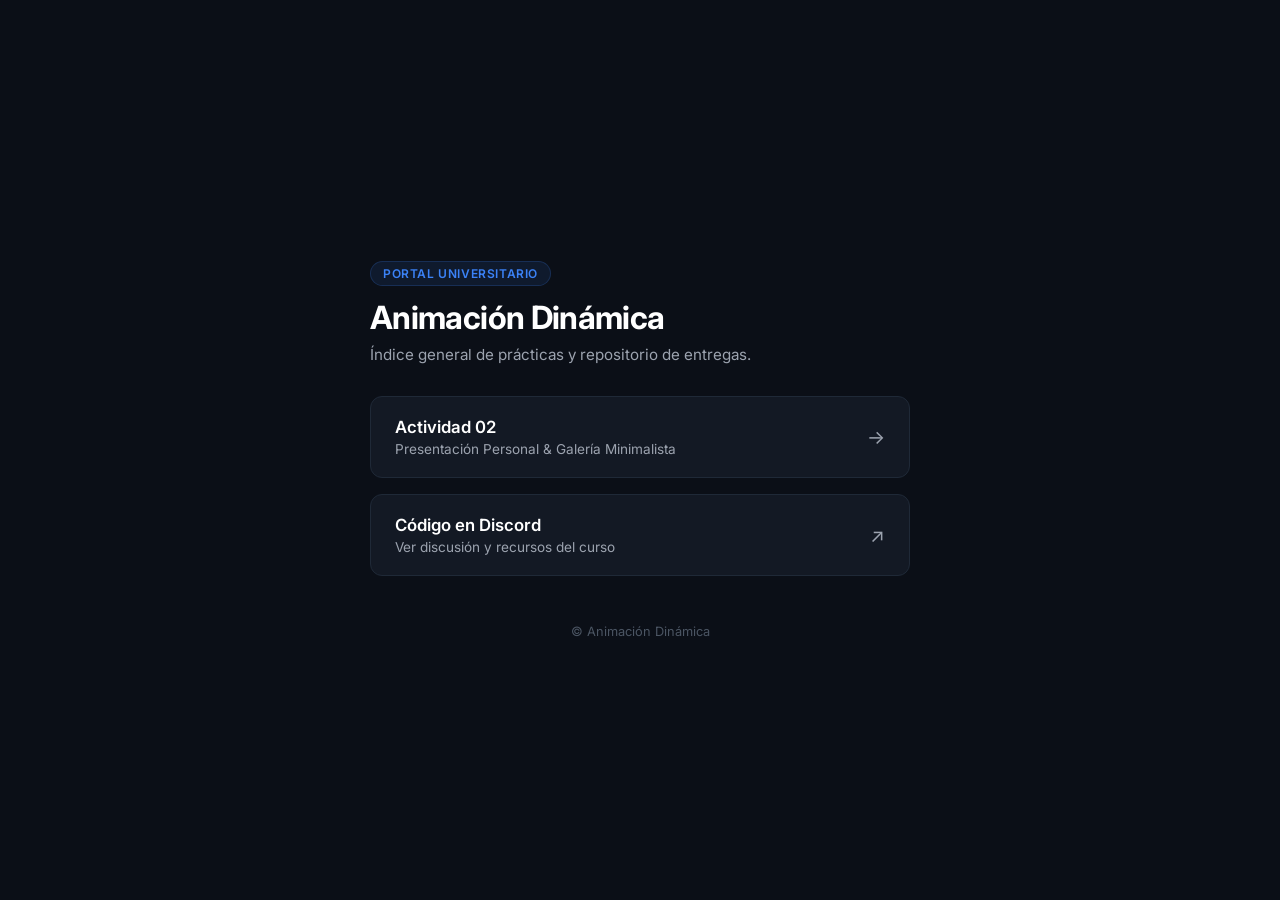
<file: index.html>
<!DOCTYPE html>
<html lang="es">
<head>
  <meta charset="UTF-8">
  <meta name="viewport" content="width=device-width, initial-scale=1.0">
  <title>Animación Dinámica — Menú Principal</title>
  <link rel="preconnect" href="https://fonts.googleapis.com">
  <link rel="preconnect" href="https://fonts.gstatic.com" crossorigin>
  <link href="https://fonts.googleapis.com/css2?family=Inter:wght@300;400;500;600;700&display=swap" rel="stylesheet">
  <style>
    :root {
      --bg: #0b0f17;
      --card-bg: #131924;
      --border: #1f2937;
      --text: #f3f4f6;
      --muted: #9ca3af;
      --accent: #3b82f6;
      --discord: #5865F2;
    }

    * {
      box-sizing: border-box;
      margin: 0;
      padding: 0;
    }

    body {
      font-family: 'Inter', -apple-system, sans-serif;
      background-color: var(--bg);
      color: var(--text);
      min-height: 100vh;
      display: flex;
      flex-direction: column;
      align-items: center;
      justify-content: center;
      padding: 2rem 1rem;
    }

    .wrapper {
      width: 100%;
      max-width: 540px;
    }

    header {
      margin-bottom: 2rem;
      text-align: left;
    }

    .badge {
      display: inline-block;
      padding: 0.25rem 0.75rem;
      font-size: 0.75rem;
      font-weight: 600;
      letter-spacing: 0.05em;
      text-transform: uppercase;
      color: var(--accent);
      background: rgba(59, 130, 246, 0.1);
      border: 1px solid rgba(59, 130, 246, 0.2);
      border-radius: 9999px;
      margin-bottom: 0.75rem;
    }

    h1 {
      font-size: 2rem;
      font-weight: 700;
      letter-spacing: -0.02em;
      color: #ffffff;
    }

    p.subtitle {
      margin-top: 0.5rem;
      font-size: 0.95rem;
      color: var(--muted);
    }

    .grid {
      display: flex;
      flex-direction: column;
      gap: 1rem;
    }

    .card {
      background-color: var(--card-bg);
      border: 1px solid var(--border);
      border-radius: 12px;
      padding: 1.25rem 1.5rem;
      display: flex;
      align-items: center;
      justify-content: space-between;
      text-decoration: none;
      color: inherit;
      transition: all 0.2s ease-in-out;
    }

    .card:hover {
      border-color: #374151;
      transform: translateY(-2px);
      box-shadow: 0 10px 25px -5px rgba(0, 0, 0, 0.5);
    }

    .card-info h2 {
      font-size: 1.05rem;
      font-weight: 600;
      color: #ffffff;
      margin-bottom: 0.25rem;
    }

    .card-info p {
      font-size: 0.85rem;
      color: var(--muted);
    }

    .card-arrow {
      font-size: 1.2rem;
      color: var(--muted);
      transition: transform 0.2s ease, color 0.2s ease;
    }

    .card:hover .card-arrow {
      transform: translateX(4px);
      color: var(--accent);
    }

    .card-discord:hover .card-arrow {
      color: var(--discord);
    }

    footer {
      margin-top: 3rem;
      text-align: center;
      font-size: 0.8rem;
      color: #4b5563;
    }
  </style>
</head>
<body>

  <div class="wrapper">
    <header>
      <span class="badge">Portal Universitario</span>
      <h1>Animación Dinámica</h1>
      <p class="subtitle">Índice general de prácticas y repositorio de entregas.</p>
    </header>

    <main class="grid">
      <!-- Actividad A2 -->
      <a href="actividades/a2/index.html" class="card">
        <div class="card-info">
          <h2>Actividad 02</h2>
          <p>Presentación Personal & Galería Minimalista</p>
        </div>
        <span class="card-arrow">→</span>
      </a>

      <!-- Discord -->
      <a href="https://discord.com/channels/1006690355707658340/1270259162953285726/1539098022569312337" target="_blank" rel="noopener" class="card card-discord">
        <div class="card-info">
          <h2>Código en Discord</h2>
          <p>Ver discusión y recursos del curso</p>
        </div>
        <span class="card-arrow">↗</span>
      </a>
    </main>

    <footer>
      <p>&copy; Animación Dinámica</p>
    </footer>
  </div>

</body>
</html>
</file>
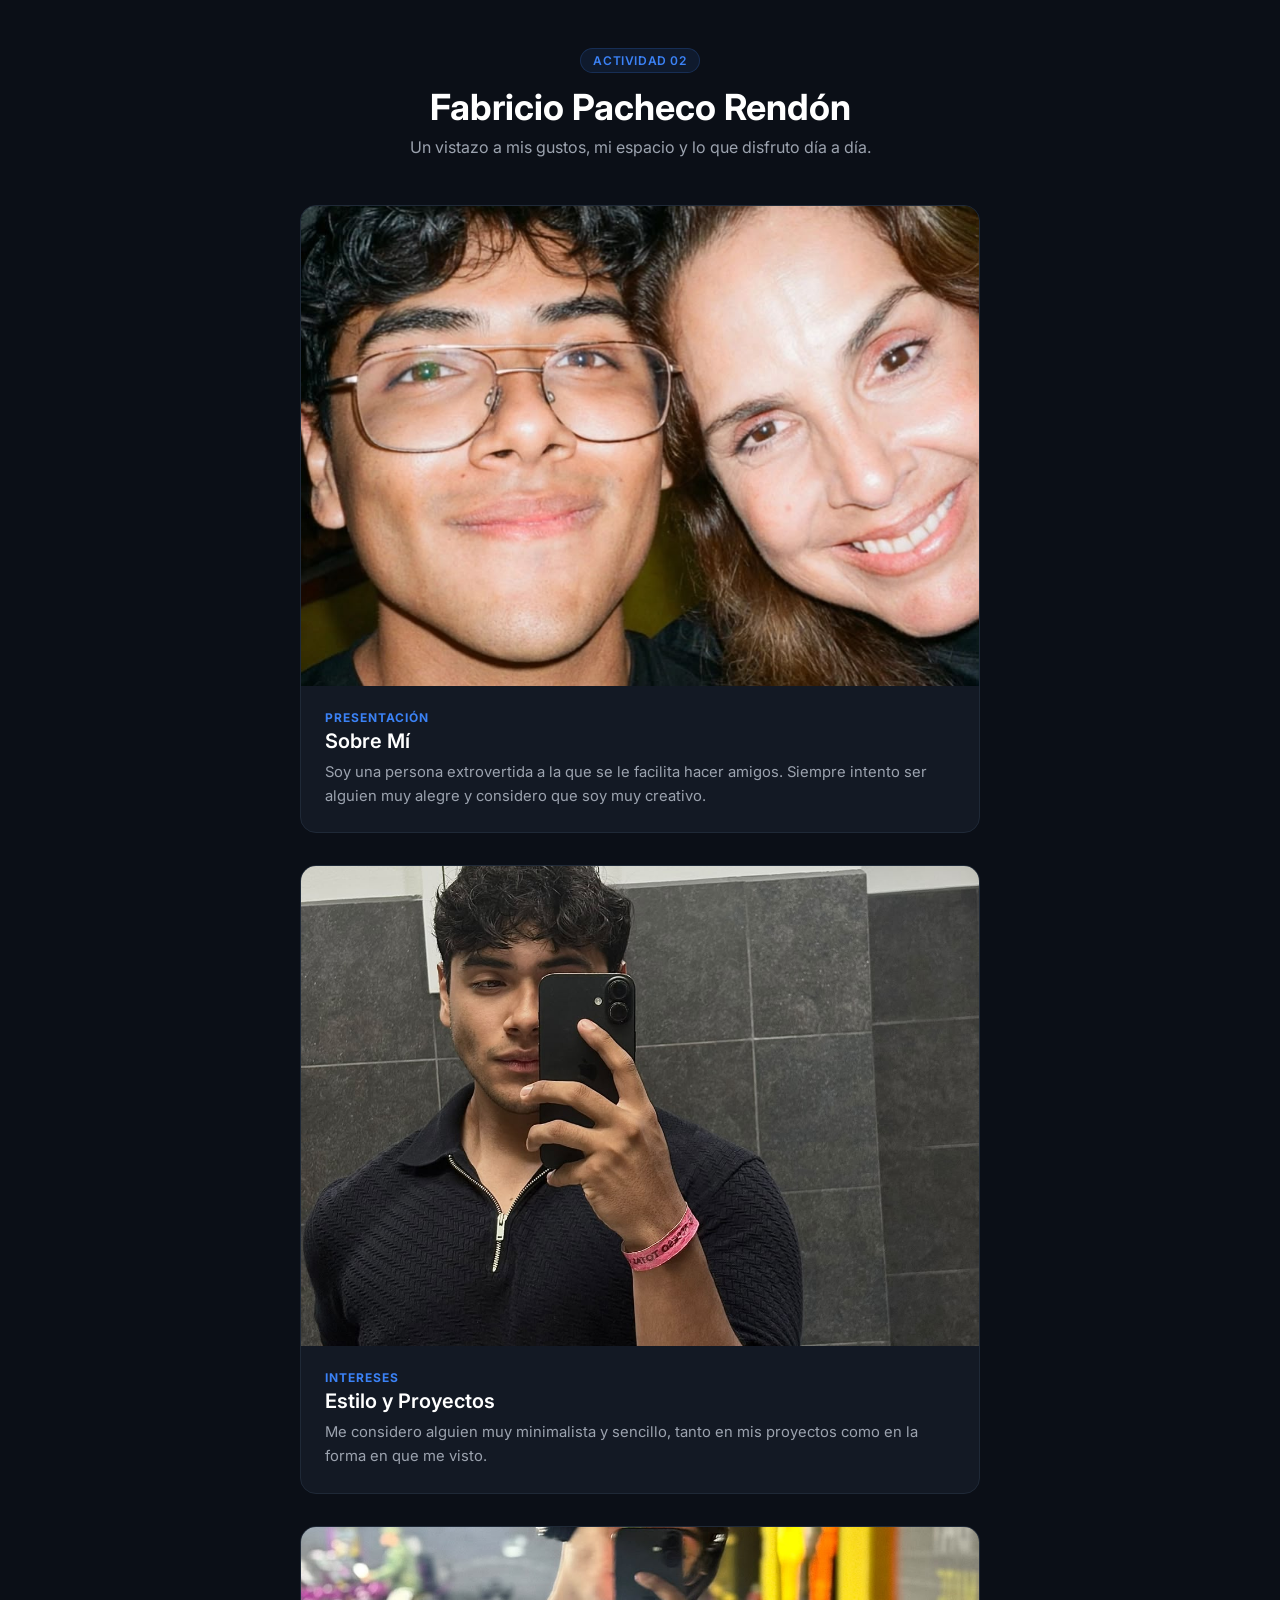
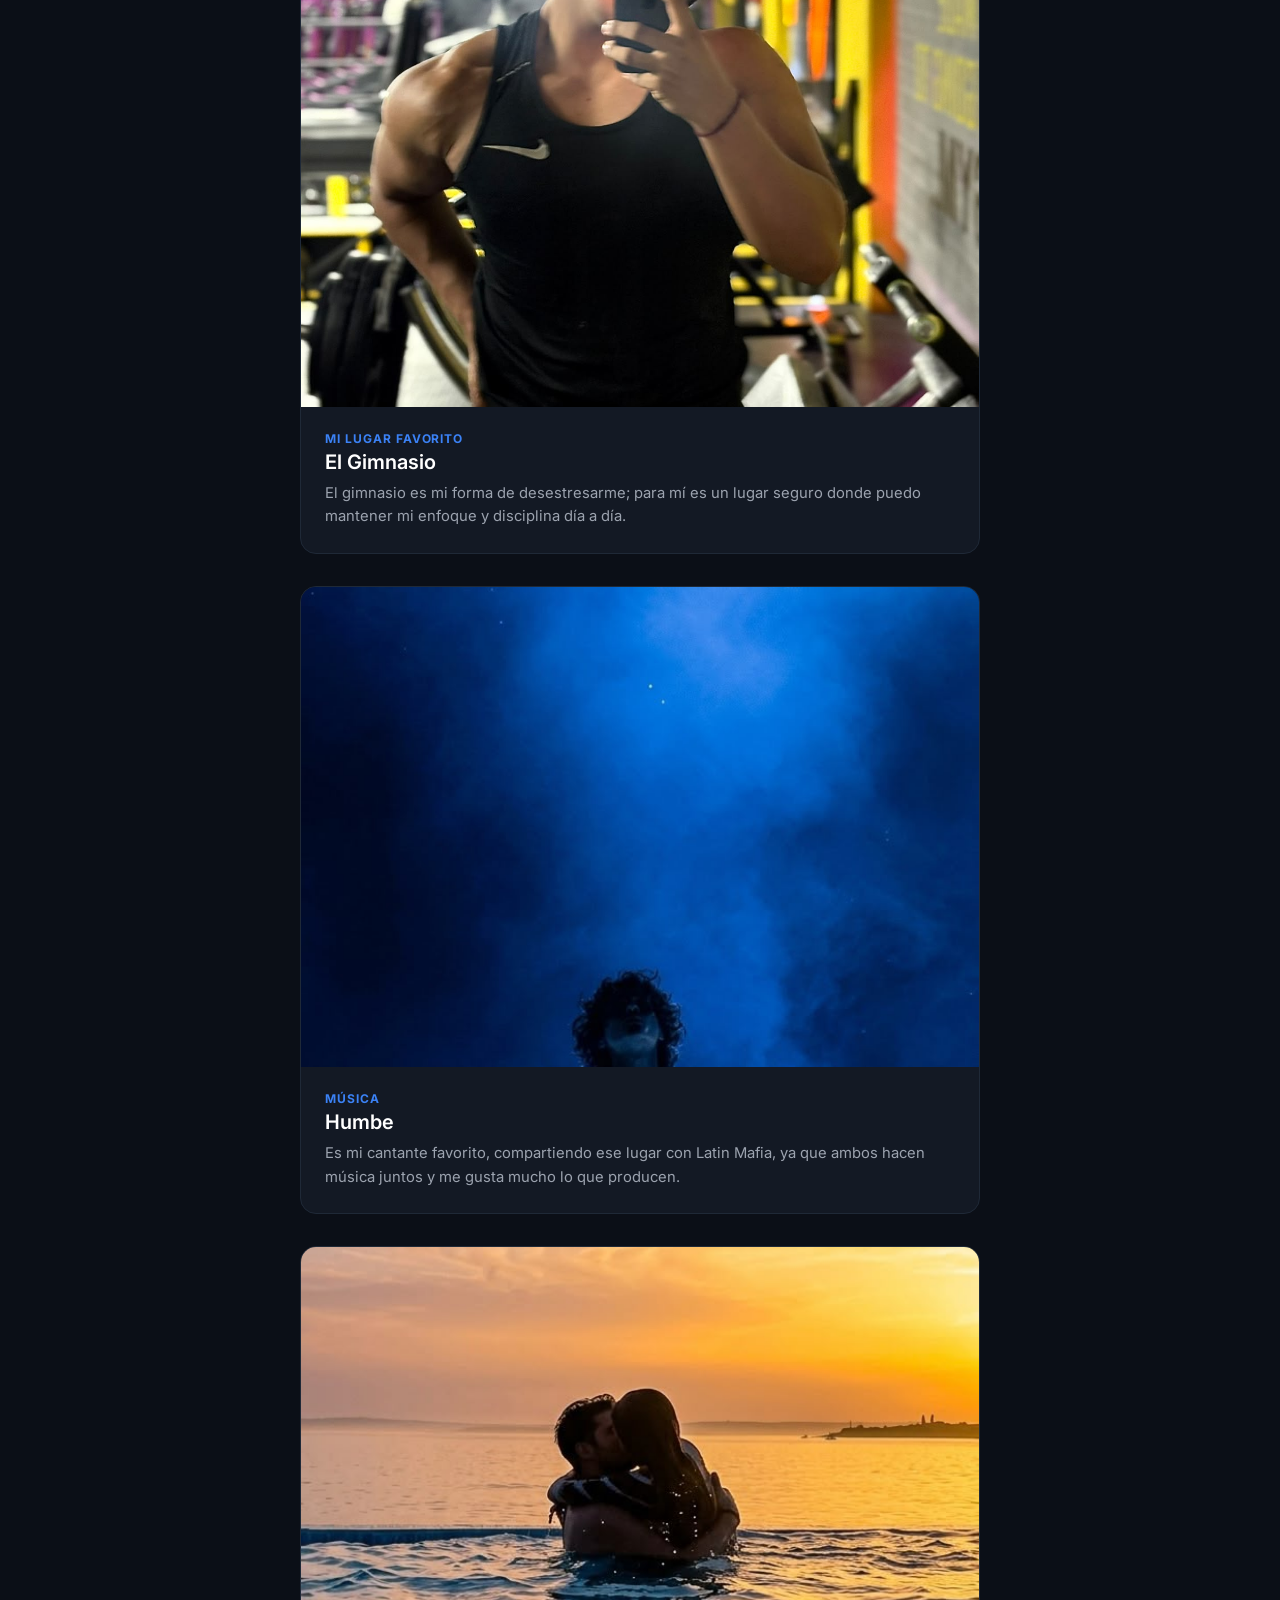
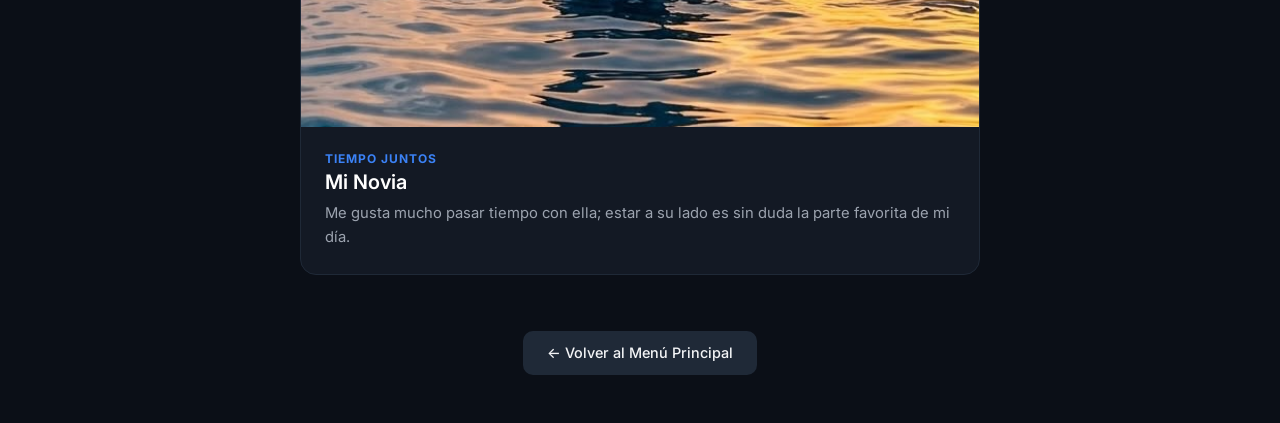
<file: actividades/a2/index.html>
<!DOCTYPE html>
<html lang="es">
<head>
  <meta charset="UTF-8">
  <meta name="viewport" content="width=device-width, initial-scale=1.0">
  <title>Actividad 02 — Fabricio Pacheco Rendón</title>
  <link rel="preconnect" href="https://fonts.googleapis.com">
  <link rel="preconnect" href="https://fonts.gstatic.com" crossorigin>
  <link href="https://fonts.googleapis.com/css2?family=Inter:wght@300;400;500;600;700&display=swap" rel="stylesheet">
  <style>
    :root {
      --bg: #0b0f17;
      --card-bg: #131924;
      --border: #1f2937;
      --text: #f3f4f6;
      --muted: #9ca3af;
      --accent: #3b82f6;
    }

    * {
      box-sizing: border-box;
      margin: 0;
      padding: 0;
    }

    body {
      font-family: 'Inter', -apple-system, sans-serif;
      background-color: var(--bg);
      color: var(--text);
      min-height: 100vh;
      display: flex;
      flex-direction: column;
      align-items: center;
      padding: 3rem 1rem;
    }

    .container {
      max-width: 680px;
      width: 100%;
    }

    header {
      text-align: center;
      margin-bottom: 3rem;
    }

    .badge {
      display: inline-block;
      padding: 0.25rem 0.75rem;
      font-size: 0.75rem;
      font-weight: 600;
      letter-spacing: 0.05em;
      text-transform: uppercase;
      color: var(--accent);
      background: rgba(59, 130, 246, 0.1);
      border: 1px solid rgba(59, 130, 246, 0.2);
      border-radius: 9999px;
      margin-bottom: 0.75rem;
    }

    h1 {
      font-size: 2.25rem;
      font-weight: 700;
      color: #ffffff;
      margin-bottom: 0.5rem;
    }

    .subtitle {
      color: var(--muted);
      font-size: 1rem;
    }

    .gallery {
      display: flex;
      flex-direction: column;
      gap: 2rem;
    }

    .item-card {
      background: var(--card-bg);
      border: 1px solid var(--border);
      border-radius: 16px;
      overflow: hidden;
      transition: transform 0.2s ease, border-color 0.2s ease;
    }

    .item-card:hover {
      border-color: #374151;
      transform: translateY(-3px);
    }

    .img-container {
      width: 100%;
      height: 480px;
      background-color: #0d0f12;
      overflow: hidden;
    }

    .img-container img {
      width: 100%;
      height: 100%;
      object-fit: cover;
      object-position: center;
      display: block;
    }

    .card-content {
      padding: 1.5rem;
    }

    .card-tag {
      font-size: 0.75rem;
      font-weight: 700;
      color: var(--accent);
      letter-spacing: 0.08em;
      text-transform: uppercase;
      margin-bottom: 0.25rem;
      display: block;
    }

    .card-content h2 {
      font-size: 1.25rem;
      font-weight: 600;
      color: #ffffff;
      margin-bottom: 0.5rem;
    }

    .card-content p {
      font-size: 0.925rem;
      color: var(--muted);
      line-height: 1.6;
    }

    .nav-footer {
      margin-top: 3.5rem;
      text-align: center;
    }

    .btn-back {
      display: inline-flex;
      align-items: center;
      gap: 0.5rem;
      color: var(--text);
      background: #1f2937;
      text-decoration: none;
      padding: 0.85rem 1.5rem;
      border-radius: 10px;
      font-size: 0.9rem;
      font-weight: 500;
      transition: all 0.2s ease;
    }

    .btn-back:hover {
      background: #374151;
      color: #ffffff;
    }
  </style>
</head>
<body>

  <div class="container">
    <header>
      <span class="badge">Actividad 02</span>
      <h1>Fabricio Pacheco Rendón</h1>
      <p class="subtitle">Un vistazo a mis gustos, mi espacio y lo que disfruto día a día.</p>
    </header>

    <main class="gallery">

      <!-- Foto 1: YO 1 -->
      <article class="item-card">
        <div class="img-container">
          <img src="../../YO 1.jpeg" alt="Foto personal">
        </div>
        <div class="card-content">
          <span class="card-tag">PRESENTACIÓN</span>
          <h2>Sobre Mí</h2>
          <p>Soy una persona extrovertida a la que se le facilita hacer amigos. Siempre intento ser alguien muy alegre y considero que soy muy creativo.</p>
        </div>
      </article>

      <!-- Foto 2: YO 2 -->
      <article class="item-card">
        <div class="img-container">
          <img src="../../YO 2.jpeg" alt="Intereses y estilo">
        </div>
        <div class="card-content">
          <span class="card-tag">INTERESES</span>
          <h2>Estilo y Proyectos</h2>
          <p>Me considero alguien muy minimalista y sencillo, tanto en mis proyectos como en la forma en que me visto.</p>
        </div>
      </article>

      <!-- Foto 3: YO 3 GYM -->
      <article class="item-card">
        <div class="img-container">
          <img src="../../YO 3 GYM.jpeg" alt="Gimnasio">
        </div>
        <div class="card-content">
          <span class="card-tag">MI LUGAR FAVORITO</span>
          <h2>El Gimnasio</h2>
          <p>El gimnasio es mi forma de desestresarme; para mí es un lugar seguro donde puedo mantener mi enfoque y disciplina día a día.</p>
        </div>
      </article>

      <!-- Foto 4: HUMBE -->
      <article class="item-card">
        <div class="img-container">
          <img src="../../HUMBE.jpeg" alt="Música de Humbe">
        </div>
        <div class="card-content">
          <span class="card-tag">MÚSICA</span>
          <h2>Humbe</h2>
          <p>Es mi cantante favorito, compartiendo ese lugar con Latin Mafia, ya que ambos hacen música juntos y me gusta mucho lo que producen.</p>
        </div>
      </article>

      <!-- Foto 5: MINOVIA (ubicada en la carpeta a2) -->
      <article class="item-card">
        <div class="img-container">
          <img src="MINOVIA.jpeg" alt="Con mi novia">
        </div>
        <div class="card-content">
          <span class="card-tag">TIEMPO JUNTOS</span>
          <h2>Mi Novia</h2>
          <p>Me gusta mucho pasar tiempo con ella; estar a su lado es sin duda la parte favorita de mi día.</p>
        </div>
      </article>

    </main>

    <div class="nav-footer">
      <a href="../../index.html" class="btn-back">
        ← Volver al Menú Principal
      </a>
    </div>
  </div>

</body>
</html>
</file>
